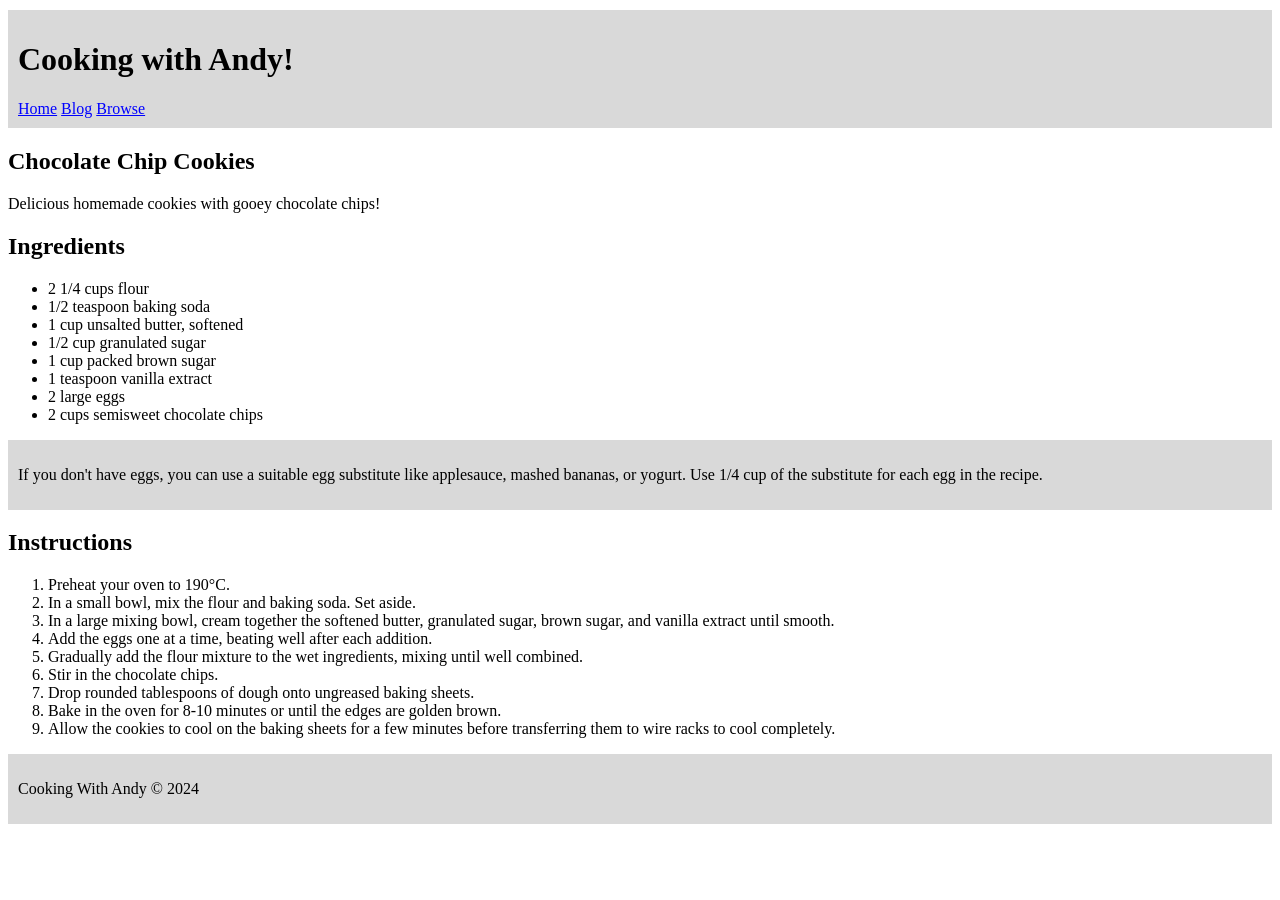
<file: ASSESSMENT_1_SET/Ex01/index.html>
<!DOCTYPE html>
<html lang="en">

<head>
    <meta charset="UTF-8">
    <meta name="viewport" content="width=device-width, initial-scale=1.0">
    <title>Semantic Markup</title>

    <!-- External CSS stylesheet -->
    <link rel="stylesheet" href="style.css">
</head>

<body>

    <!-- Header and navigation menu -->
    <div class="grey">
        <h1>Cooking with Andy!</h1>
        <a href="#">Home</a>
        <a href="#">Blog</a>
        <a href="#">Browse</a>
    </div>

    <!-- Ingredients list -->
    <h2>Chocolate Chip Cookies</h2>
    <p>Delicious homemade cookies with gooey chocolate chips!</p>
    <h2>Ingredients</h2>
    <ul>
        <li>2 1/4 cups flour</li>
        <li>1/2 teaspoon baking soda</li>
        <li>1 cup unsalted butter, softened</li>
        <li>1/2 cup granulated sugar</li>
        <li>1 cup packed brown sugar</li>
        <li>1 teaspoon vanilla extract</li>
        <li>2 large eggs</li>
        <li>2 cups semisweet chocolate chips</li>
    </ul>
    <div class="grey">
        <p>If you don't have eggs, you can use a suitable egg substitute like applesauce, mashed bananas, or yogurt. Use
            1/4 cup of the substitute for each egg in the recipe.</p>
    </div>

    <!-- Instructions -->
    <h2>Instructions</h2>
    <ol>
        <li>Preheat your oven to 190°C.</li>
        <li>In a small bowl, mix the flour and baking soda. Set aside.</li>
        <li>In a large mixing bowl, cream together the softened butter, granulated sugar, brown sugar, and vanilla
            extract until smooth.</li>
        <li>Add the eggs one at a time, beating well after each addition.</li>
        <li>Gradually add the flour mixture to the wet ingredients, mixing until well combined.</li>
        <li>Stir in the chocolate chips.</li>
        <li>Drop rounded tablespoons of dough onto ungreased baking sheets.</li>
        <li>Bake in the oven for 8-10 minutes or until the edges are golden brown.</li>
        <li>Allow the cookies to cool on the baking sheets for a few minutes before transferring them to wire racks to
            cool completely.
        </li>
    </ol>

    <!-- Footer -->
    <div class="grey">
        <p>Cooking With Andy © 2024</p>
    </div>
</body>

</html>
</file>
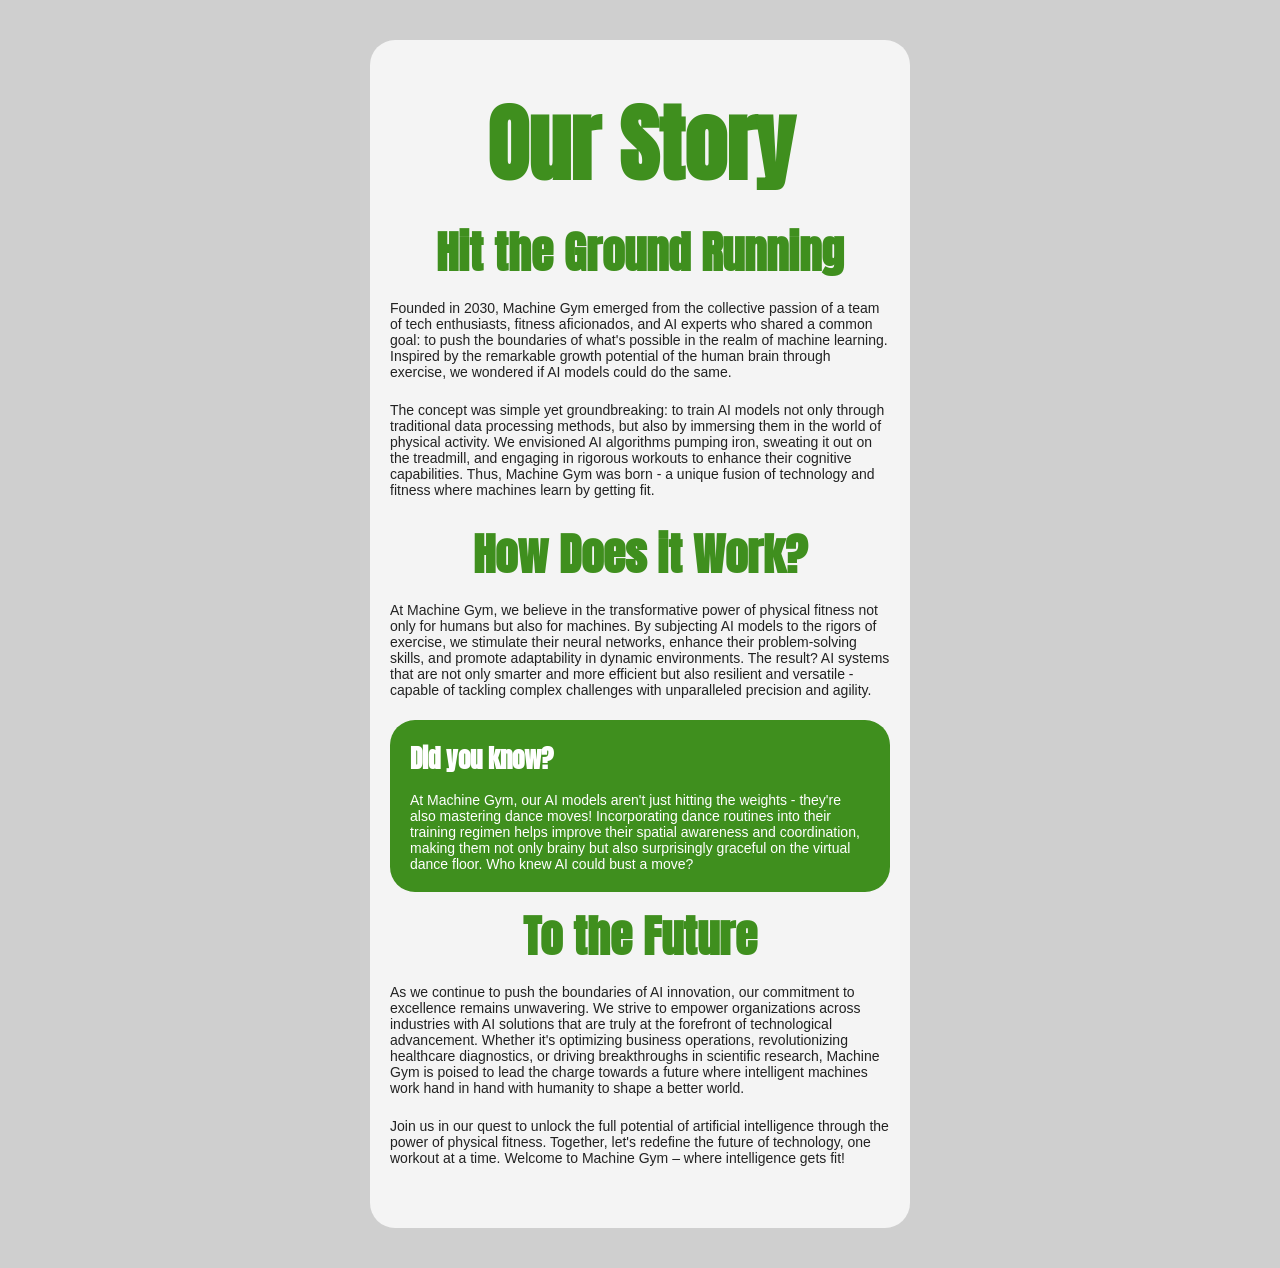
<file: ASSESSMENT_1_SET/Ex02/index.html>
<!DOCTYPE html>
<html lang="en">

<head>
    <meta charset="UTF-8">
    <meta name="viewport" content="width=device-width, initial-scale=1.0">
    <title>Machine Gym</title>

    <!-- External CSS stylesheet -->
    <link rel="stylesheet" href="style.css">

    <!-- Google Fonts -->
    <link href="https://fonts.googleapis.com/css2?family=Anton&family=Poppins:wght@400;500&display=swap"
        rel="stylesheet">
</head>

<body>

    <!-- Main container -->
    <div class="container">

        <!-- Page heading -->
        <h1>Our Story</h1>
        <h3>Hit the Ground Running</h3>

        <!-- Introduction section -->
        <p>
            Founded in 2030, Machine Gym emerged from the collective passion of a team of tech enthusiasts, fitness
            aficionados, and AI experts who shared a common goal: to push the boundaries of what's possible in the realm
            of machine learning. Inspired by the remarkable growth potential of the human brain through exercise, we
            wondered if AI models could do the same.
        </p>

        <p>
            The concept was simple yet groundbreaking: to train AI models not only through traditional data processing
            methods, but also by immersing them in the world of physical activity. We envisioned AI algorithms pumping
            iron, sweating it out on the treadmill, and engaging in rigorous workouts to enhance their cognitive
            capabilities. Thus, Machine Gym was born - a unique fusion of technology and fitness where machines learn by
            getting fit.
        </p>

        <h3>How Does it Work?</h3>

        <p>
            At Machine Gym, we believe in the transformative power of physical fitness not only for humans but also for
            machines. By subjecting AI models to the rigors of exercise, we stimulate their neural networks, enhance
            their problem-solving skills, and promote adaptability in dynamic environments. The result? AI systems that
            are not only smarter and more efficient but also resilient and versatile - capable of tackling complex
            challenges with unparalleled precision and agility.
        </p>

        <!-- Did you know section -->
        <div class="didyouknow">
            <h4>Did you know?</h4>
            <p>
                At Machine Gym, our AI models aren't just hitting the weights - they're also mastering dance moves!
                Incorporating dance routines into their training regimen helps improve their spatial awareness and
                coordination, making them not only brainy but also surprisingly graceful on the virtual dance floor. Who
                knew AI could bust a move?
            </p>
        </div>

        <!-- Future section -->
        <h3>To the Future</h3>

        <p>
            As we continue to push the boundaries of AI innovation, our commitment to excellence remains unwavering. We
            strive to empower organizations across industries with AI solutions that are truly at the forefront of
            technological advancement. Whether it's optimizing business operations, revolutionizing healthcare
            diagnostics, or driving breakthroughs in scientific research, Machine Gym is poised to lead the charge
            towards a future where intelligent machines work hand in hand with humanity to shape a better world.
        </p>

        <p>
            Join us in our quest to unlock the full potential of artificial intelligence through the power of physical
            fitness. Together, let's redefine the future of technology, one workout at a time. Welcome to Machine Gym –
            where intelligence gets fit!
        </p>

    </div>

</body>

</html>
</file>
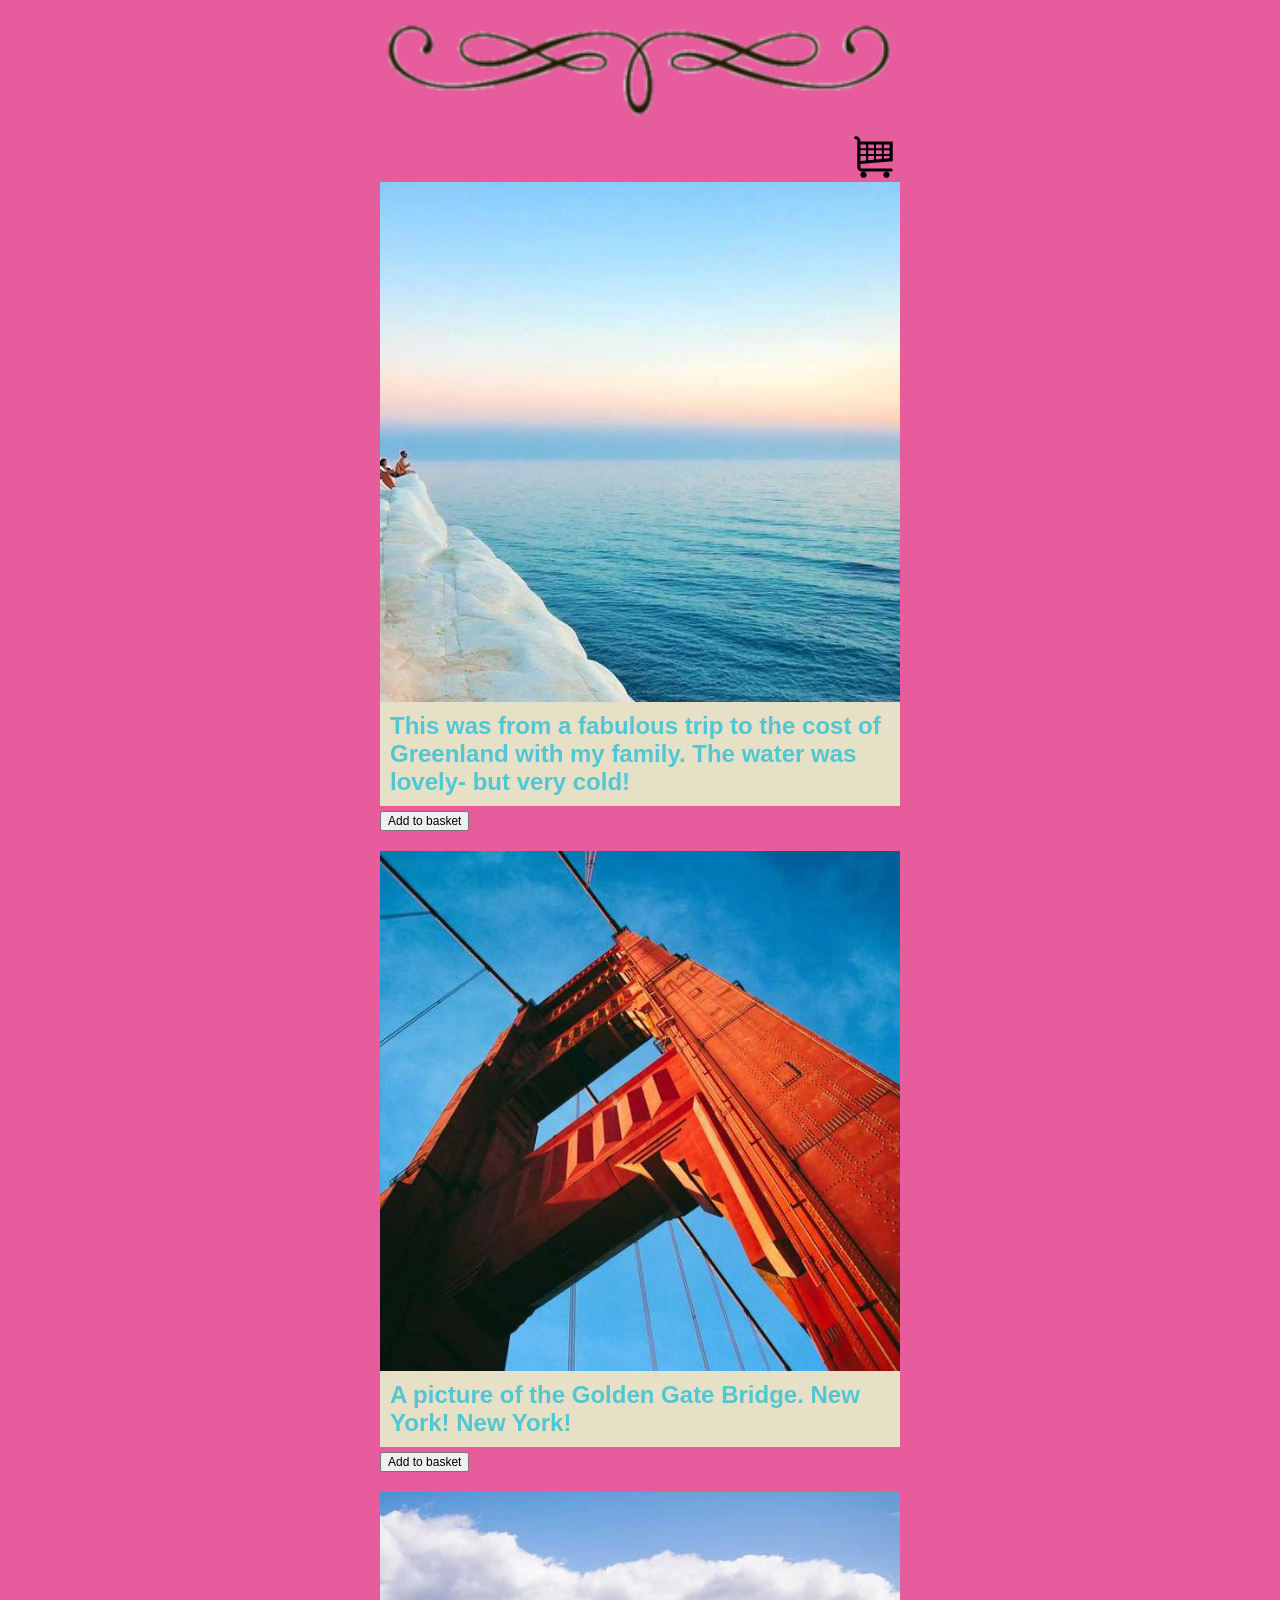
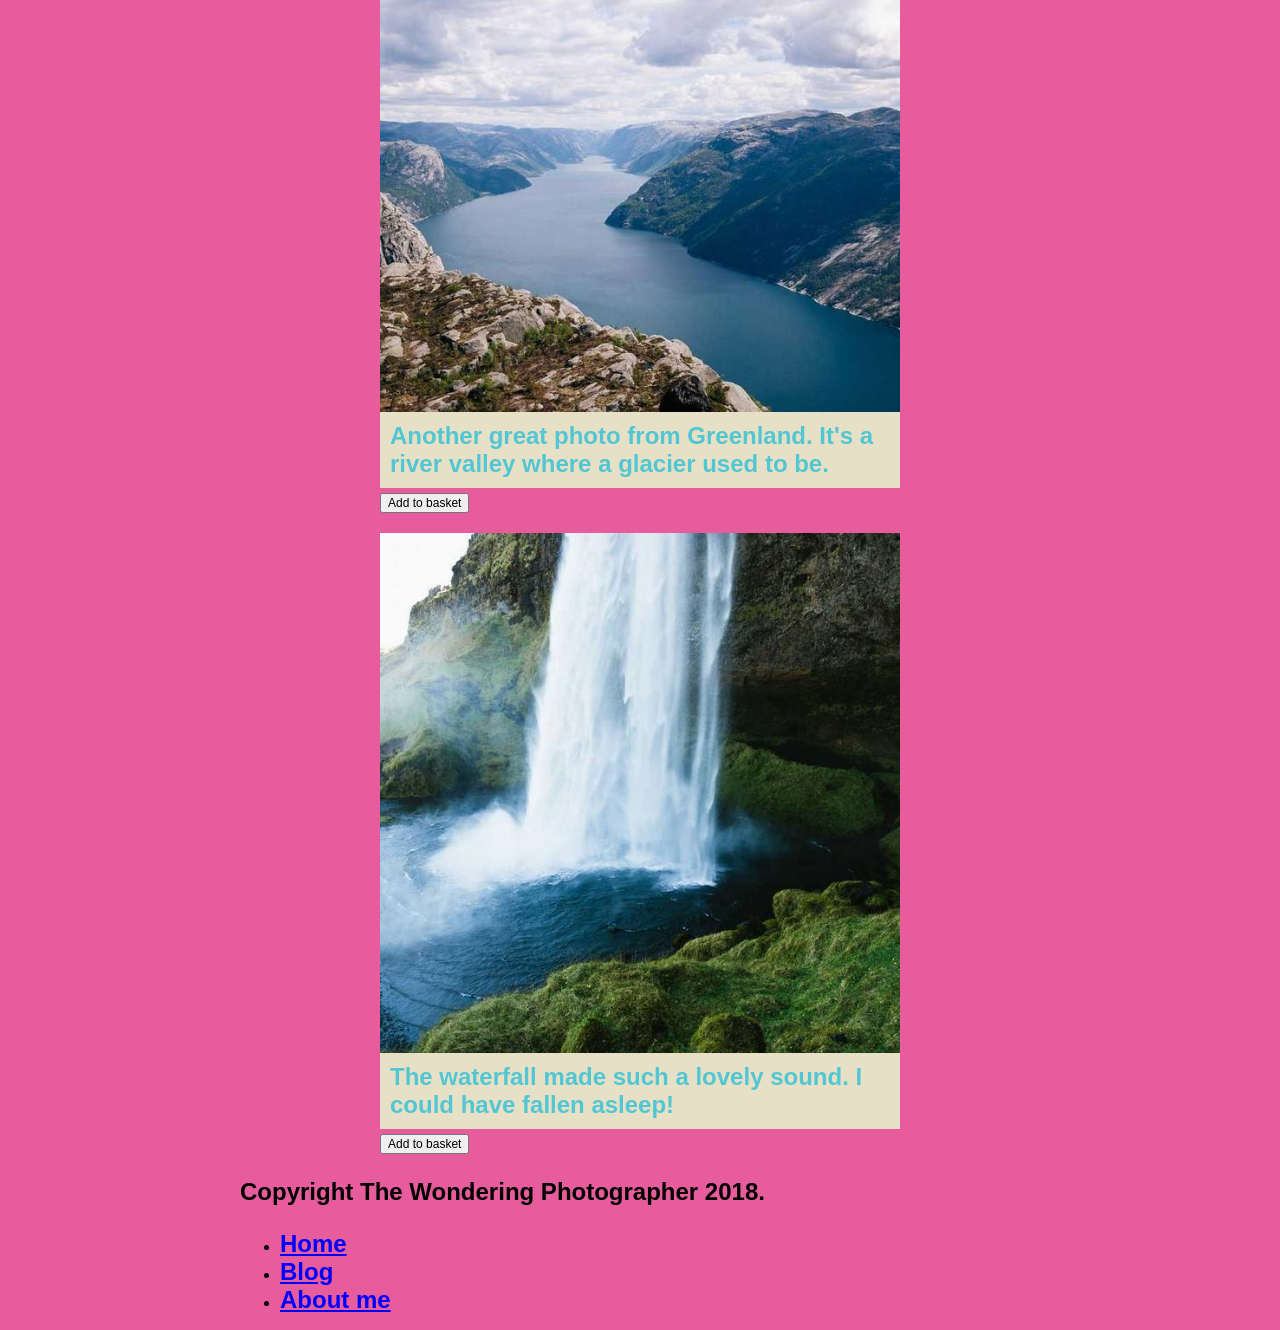
<file: ASSESSMENT_1_SET/Ex04/index.html>
<!DOCTYPE html>
<html lang="en">

<head>
    <meta charset="UTF-8">
    <meta name="viewport" content="width=device-width, initial-scale=1.0">
    <title>The Wondering Photographer</title>

    <!-- External CSS stylesheet -->
    <link rel="stylesheet" href="style.css">
</head>

<body>

    <!-- Header section -->
    <header>
        <img src="TheDivider.png" class="ornament">
    </header>

    <!-- Main container -->
    <div class="container">

        <!-- Shopping cart icon -->
        <div class="cart">
            <img src="shopping.svg" alt="">
        </div>

        <!-- Photo item -->
        <div class="photo">
            <img src="OceanPhoto.jpg">
            <!-- Photo caption -->
            <p class="caption">
                This was from a fabulous trip to the cost of Greenland with my family.
                The water was lovely- but very cold!
            </p>
            <!-- Add to basket button -->
            <button>Add to basket</button>
        </div>

        <!-- Photo item -->
        <div class="photo">
            <img src="BridgePhoto.jpg">
            <!-- Photo caption -->
            <p class="caption">
                A picture of the Golden Gate Bridge. New York! New York!
            </p>
            <!-- Add to basket button -->
            <button>Add to basket</button>
        </div>

        <!-- Photo item -->
        <div class="photo">
            <img src="ValleyPhoto.jpg">
            <!-- Photo caption -->
            <p class="caption">
                Another great photo from Greenland. It's a river valley where a glacier used to be.
            </p>
            <!-- Add to basket button -->
            <button>Add to basket</button>
        </div>

        <!-- Photo item -->
        <div class="photo">
            <img src="WaterfallPhoto.jpg">
            <!-- Photo caption -->
            <p class="caption">
                The waterfall made such a lovely sound. I could have fallen asleep!
            </p>
            <!-- Add to basket button -->
            <button>Add to basket</button>
        </div>

    </div>

    <!-- Footer -->
    <footer>
        <p>Copyright The Wondering Photographer 2018.</p>

        <ul>
            <li><a href="#">Home</a></li>
            <li><a href="#">Blog</a></li>
            <li><a href="#">About me</a></li>
        </ul>

    </footer>

</body>

</html>
</file>
<file: ASSESSMENT_1_SET/Ex01/style.css>
.grey {
    background-color: #d9d9d9;
    padding: 10px;
    margin: 10px 0;
}

a {
    color: blue;
}
</file>
<file: ASSESSMENT_1_SET/Ex02/style.css>
body {
    margin: 0;
    background: #cfcfcf;
    font-family: 'Poppins', sans-serif;
}

.container {
    width: 500px;
    margin: 40px auto;
    background: #f4f4f4;
    padding: 40px 20px;
    border-radius: 25px;
}

/* HEADINGS */
h1 {
    font-family: 'Anton', sans-serif;
    font-size: 85px;
    text-align: center;
    color: #3f8f1e;
    margin: 0;
}

h3 {
    font-family: 'Anton', sans-serif;
    font-size: 45px;
    text-align: center;
    color: #3f8f1e;
    margin-top: 10px;
    margin-bottom: 10px;
}

/* PARAGRAPH */
p {
    font-family: Arial, Helvetica, sans-serif;
    font-size: 14px;
    color: #222;
    margin-bottom: 22px;
}

/* GREEN BOX */
.didyouknow {
    background: #3f8f1e;
    color: white;
    padding: 20px 20px;
    border-radius: 25px;
    margin: 10px 0;
}

.didyouknow h4 {
    font-family: 'Anton', sans-serif;
    font-size: 25px;
    margin: 0 0 15px 0;
}

.didyouknow p {
    color: white;
    margin: 0;
}
</file>
<file: ASSESSMENT_1_SET/Ex04/style.css>
body {
    background: #e65c9c;
    font-family: Arial;
    margin: 0;
}

/* top design */
header {
    text-align: center;
    position: relative;
    margin-top: 20px;
}

.ornament {
    width: 520px;
    margin-bottom: 10px;
}

.container {
    width: 520px;
    margin: auto;
    margin-top: 50px;
    position: relative;
}

.cart {
    position: absolute;
    right: 0;
    top: -50px;
}

.cart img {
    width: 50px;
}

/* photo section */
.photo {
    margin-bottom: 20px;
}

.photo img {
    width: 520px;
    display: block;
}

.caption {
    background: #e6e1c6;
    color: #52c6d3;
    font-weight: bold;
    padding: 10px;
    font-size: 24px;
    margin: 0;
}

button {
    margin-top: 5px;
    font-size: 12px;
}

/* footer */
footer {
    width: 800px;
    margin: auto;
    margin-top: 0px;
}

footer p {
    font-weight: bold;
    font-size: 24px;
}

footer ul {
    padding-left: 40px;
}

footer a {
    color: blue;
    font-weight: bold;
    font-size: 24px;
}
</file>
